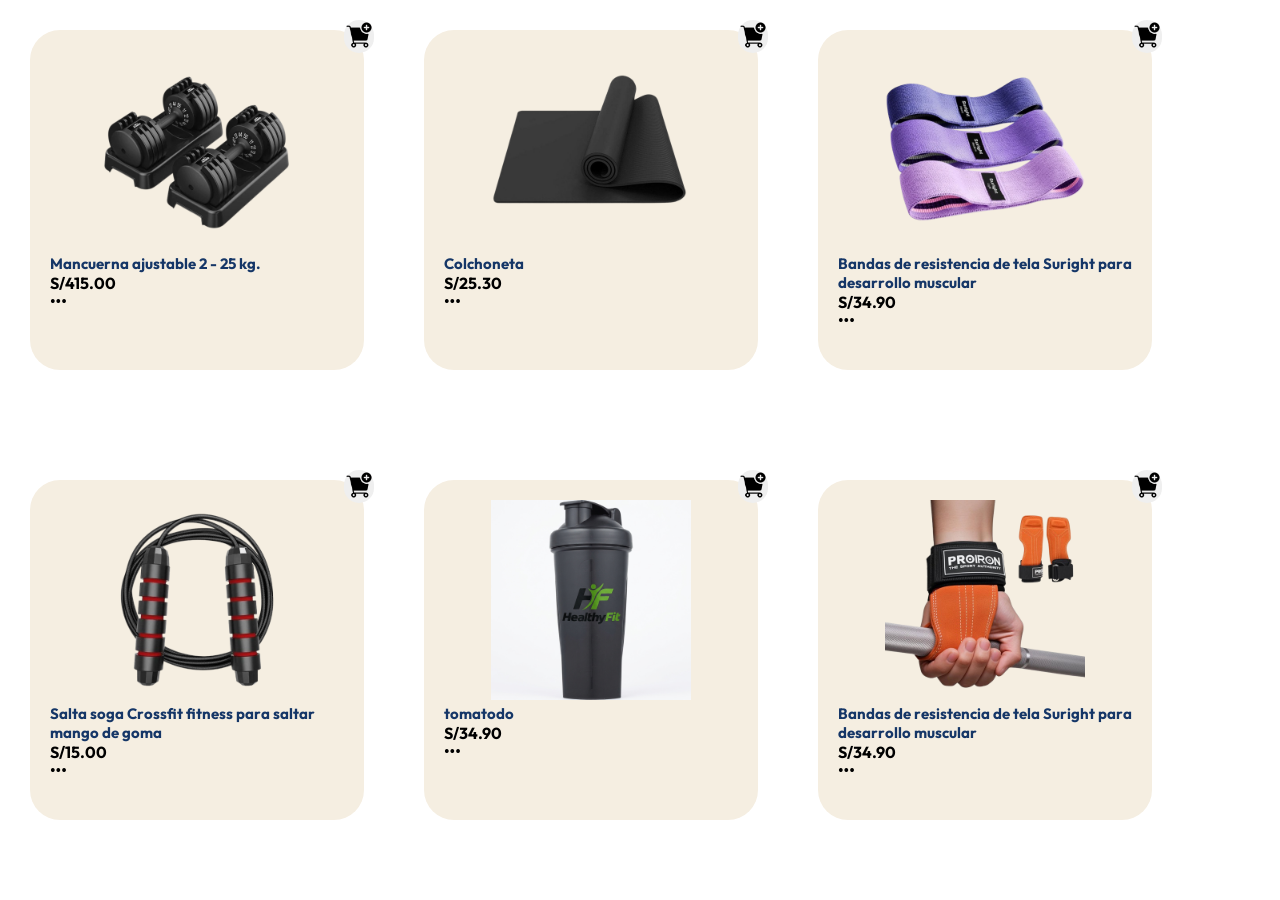
<file: entregable (3) 2/entregable/articulos.html>
<!DOCTYPE html>
<html lang="es">
<head>
    <meta charset="UTF-8">
    <meta name="viewport" content="width=device-width, initial-scale=1.0">
    <title>Artículos</title>
    <link rel="stylesheet" href="estilo/estilos.css">
</head>
</head>
<body>
<div class="articulos">
    <div class="producto">
        <img src="imagenes/articulos/pesas.png" alt="">
        <p>Mancuerna ajustable 2 - 25 kg.</p>
        <p>S/415.00 <span></span> <span></span> </p>
        <p><span id="Acolor_prod1">•</span><span id="Acolor2_prod1">•</span><span id="Acolor3_prod1">•</span></p>
        <button><img src="imagenes/carrito.png" alt=""></button>
    </div>
    <div class="producto">
        <img src="imagenes/articulos/colchoneta.png" alt="">
        <p>Colchoneta</p>
        <p>S/25.30 <span></span> </p>
        <p><span id="Acolor_prod2">•</span><span id="Acolor2_prod2">•</span><span id="Acolor3_prod2">•</span></p>
        <button><img src="imagenes/carrito.png" alt=""></button>
    </div>
    <div class="producto">
        <img src="imagenes/articulos/bandas.png" alt="">
        <p>Bandas de resistencia de tela Suright para desarrollo muscular</p>
        <P>S/34.90 <span></span><span></span></P>
        <p><span id="Acolor_prod3">•</span><span id="Acolor2_prod3">•</span><span id="Acolor3_prod3">•</span></p>
        <button><img src="imagenes/carrito.png" alt=""></button>
    </div>
    <div class="producto">
        <img src="imagenes/articulos/soga.png" alt="">
        <p>Salta soga Crossfit fitness para saltar
         mango de goma</p>
        <P>S/15.00 <span></span><span></span></P>
        <p><span id="Acolor_prod4">•</span><span id="Acolor2_prod4">•</span><span id="Acolor3_prod4">•</span></p>
        <button><img src="imagenes/carrito.png" alt=""></button>
    </div>
    <div class="producto">
        <img src="imagenes/articulos/tomatodo.jpeg" alt="">
        <p>tomatodo</p>
        <P>S/34.90 <span></span><span></span></P>
        <p><span id="Acolor_prod5">•</span><span id="Acolor2_prod5">•</span><span id="Acolor3_prod5">•</span></p>
        <button><img src="imagenes/carrito.png" alt=""></button>
    </div>
    <div class="producto">
        <img src="imagenes/articulos/sujetador.png" alt="">
        <p>Bandas de resistencia de tela Suright para desarrollo muscular</p>
        <P>S/34.90 <span></span><span></span></P>
        <p><span id="Acolor_prod6">•</span><span id="Acolor2_prod6">•</span><span id="Acolor3_prod6">•</span></p>
        <button><img src="imagenes/carrito.png" alt=""></button>
    </div>
</div>
</body>
</html>
</file>
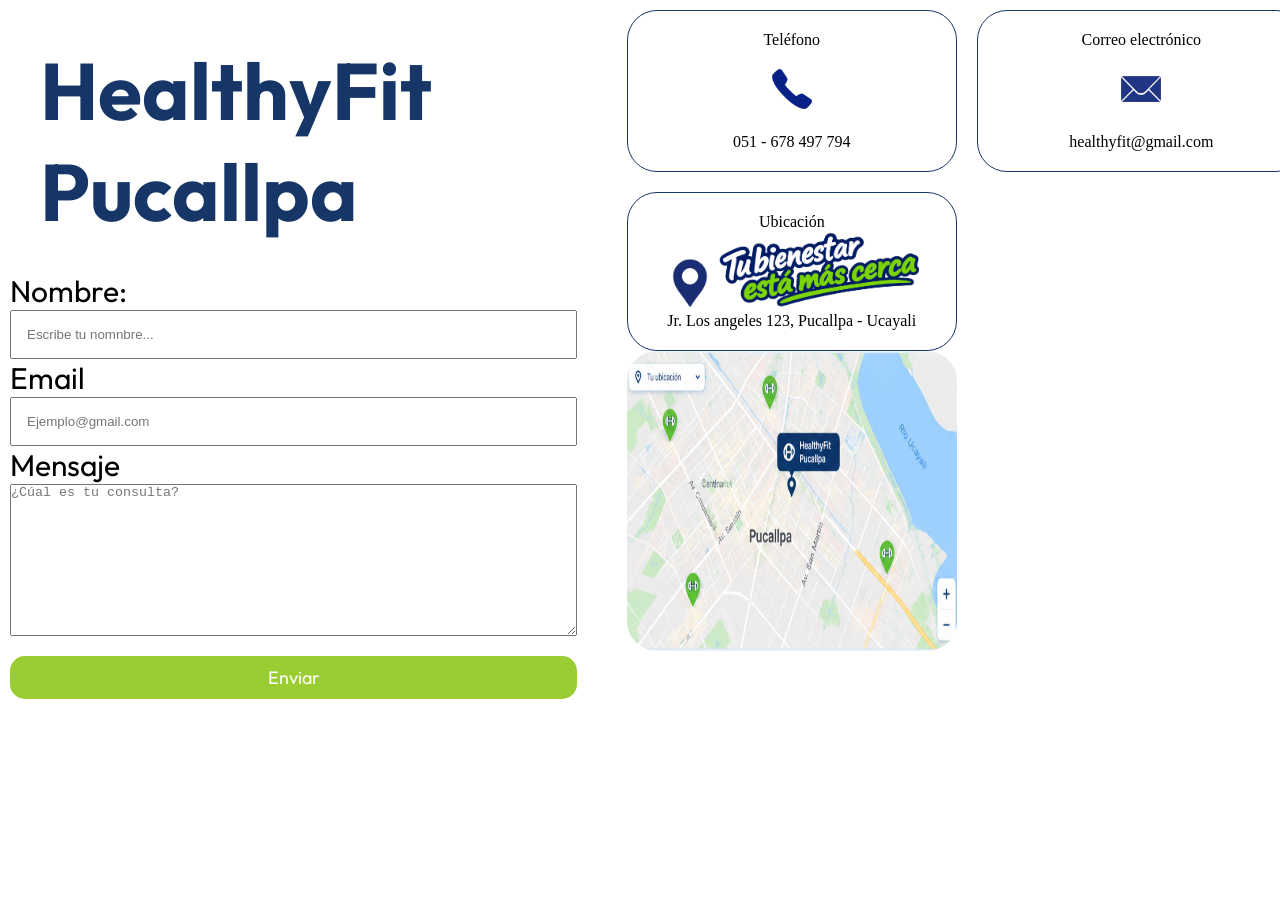
<file: entregable (3) 2/entregable/contacto.html>
<!DOCTYPE html>
<html lang="es">
<head>
    <meta charset="UTF-8">
    <meta name="viewport" content="width=device-width, initial-scale=1.0">
    <title>Contacto</title>
    <link rel="stylesheet" href="estilo/estilos.css">
</head>
<body class="form_cont">
    <div class="formulario">
        <h1>HealthyFit <br> Pucallpa</h1>
        <form action="">
            <label for="nombre">Nombre:</label>
            <input type="text" id="nombre" placeholder="Escribe tu nomnbre...">
            <label for="email">Email</label>
            <input type="email" id="email" placeholder="Ejemplo@gmail.com">
            <label for="mensaje">Mensaje</label>
            <textarea id="mensaje" placeholder="¿Cúal es tu consulta?"></textarea>
            <button>Enviar</button>
        </form>
    </div>
    <div class="informacion">
        <div class="corr-tel">
            <p>Teléfono</p>
            <img src="imagenes/iconos/TELEFONO.png" alt="">
            <p>051 - 678 497 794</p>
        </div>
        <div class="corr-tel">
            <p>Correo electrónico</p>
            <img src="imagenes/iconos/MENSAJE.png" alt="">
            <p>healthyfit@gmail.com</p>
        </div>
        <div>
             <div class="direccion">
            <div class="ubi-cont">
                <p>Ubicación</p>
                <img src="imagenes/iconos/UBI.png" alt="" class="punto-ubi">
                <img src="imagenes/contacto/FRASE.png" alt="">
                <p>Jr. Los angeles 123, Pucallpa - Ucayali</p>
            </div>
           <img src="imagenes/sedes/mapa.jpg" alt="" class="mapa-sede">
        </div>
        </div>
    </div>
</body>
</html>
</file>
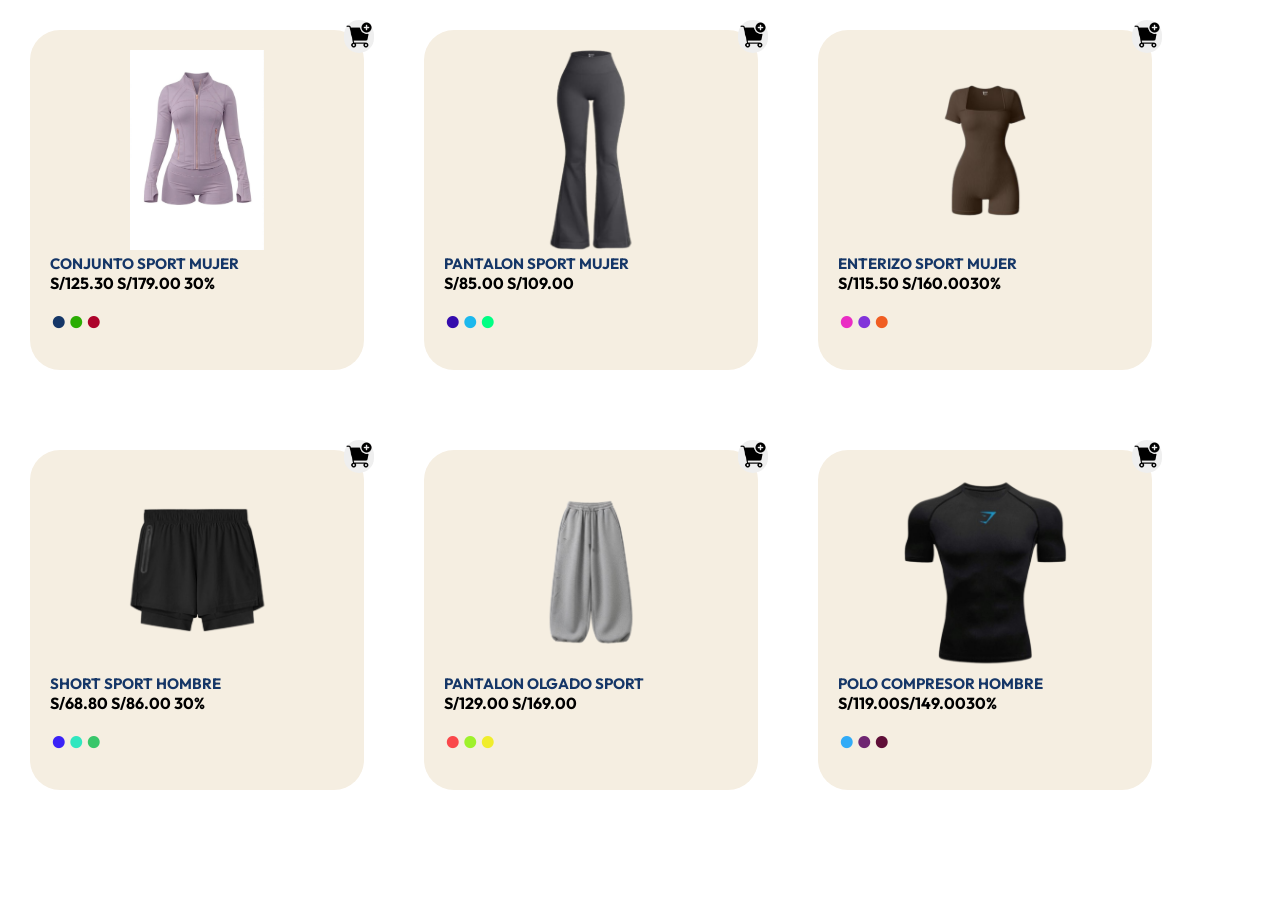
<file: entregable (3) 2/entregable/ropa.html>
<!DOCTYPE html>
<html lang="es">
<head>
    <meta charset="UTF-8">
    <meta name="viewport" content="width=device-width, initial-scale=1.0">
    <title>Ropa</title>
    <link rel="stylesheet" href="estilo/estilos.css">
</head>
</head>
<body>
<div class="mujer">
    <div class="producto">
        <img src="imagenes/ropa/sport_conjunto_mujer.jpg" alt="">
        <p>CONJUNTO SPORT MUJER</p>
        <p>S/125.30 <span>S/179.00</span> <span>30%</span> </p>
        <p><span id="color_prod1">•</span><span id="color2_prod1">•</span><span id="color3_prod1">•</span></p>
        <button><img src="imagenes/carrito.png" alt=""></button>
    </div>
    <div class="producto">
        <img src="imagenes/ropa/pantalon_sport_mujer.png" alt="">
        <p>PANTALON SPORT MUJER</p>
        <p>S/85.00 <span>S/109.00</span> </p>
        <p><span id="color_prod2">•</span><span id="color2_prod2">•</span><span id="color3_prod2">•</span></p>
        <button><img src="imagenes/carrito.png" alt=""></button>
    </div>
    <div class="producto">
        <img src="imagenes/ropa/enterizo_mujer.png" alt="">
        <p>ENTERIZO SPORT MUJER</p>
        <P>S/115.50 <span>S/160.00</span><span>30%</span></P>
        <p><span id="color_prod3">•</span><span id="color2_prod3">•</span><span id="color3_prod3">•</span></p>
        <button><img src="imagenes/carrito.png" alt=""></button>
    </div>

</div>
<div class="hombre">
    <div class="producto">
        <img src="imagenes/ropa/short_hombre.png" alt="">
        <p>SHORT SPORT HOMBRE</p>
        <p>S/68.80 <span>S/86.00</span> <span>30%</span> </p>
        <p><span id="Hcolor_prod1">•</span><span id="Hcolor2_prod1">•</span><span id="Hcolor3_prod1">•</span></p>
        <button><img src="imagenes/carrito.png" alt=""></button>
    </div>
    <div class="producto">
        <img src="imagenes/ropa/pantalon_hombre.png" alt="">
        <p>PANTALON OLGADO SPORT</p>
        <p>S/129.00 <span>S/169.00</span> </p>
        <p><span id="Hcolor_prod2">•</span><span id="Hcolor2_prod2">•</span><span id="Hcolor3_prod2">•</span></p>
        <button><img src="imagenes/carrito.png" alt=""></button>
    </div>
    <div class="producto">
        <img src="imagenes/ropa/polo_hombre.png" alt="">
        <p>POLO COMPRESOR HOMBRE</p>
        <P>S/119.00<span>S/149.00</span><span>30%</span></P>
        <p><span id="Hcolor_prod3">•</span><span id="Hcolor2_prod3">•</span><span id="Hcolor3_prod3">•</span></p>
        <button><img src="imagenes/carrito.png" alt=""></button>
    </div>

</div>
</body>
</html>
</file>
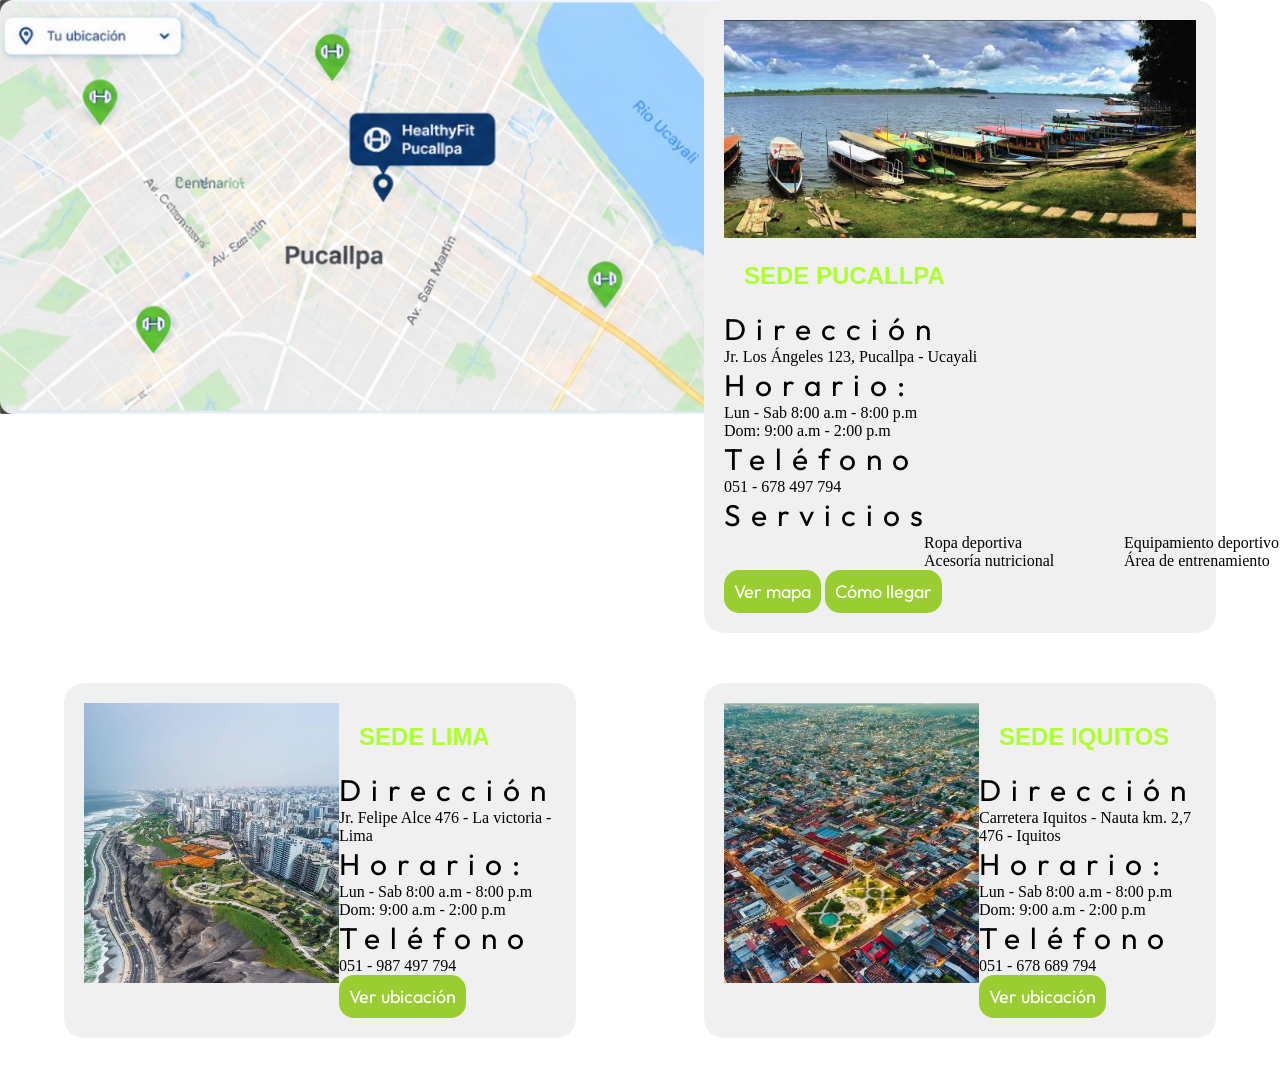
<file: entregable (3) 2/entregable/sedes.html>
<!DOCTYPE html>
<html lang="es">
<head>
    <meta charset="UTF-8">
    <meta name="viewport" content="width=device-width, initial-scale=1.0">
    <title>Sedes</title>
    <link rel="stylesheet" href="estilo/estilos.css">
</head>
<body>
<div class="contenedor-sedes">
    <div class="mapa">
        <img src="imagenes/sedes/mapa.jpg" alt="">
    </div>
    <div class="pucallpa">
        <img src="imagenes/sedes/pucallpa.jpg" alt="">
        <h2>SEDE PUCALLPA</h2>
        <h3>Dirección</h3>
        <p>Jr. Los Ángeles 123, Pucallpa - Ucayali</p>
        <h3> Horario:</h3>
        <p>Lun - Sab 8:00 a.m - 8:00 p.m <br> Dom: 9:00 a.m - 2:00 p.m</p>
        <h3>Teléfono</h3>
        <p>051 - 678 497 794</p>
        <h3>Servicios</h3>
        <div class="lista-servicios">
            <span>Ropa deportiva</span>
            <span>Equipamiento deportivo</span>
            <span>Acesoría nutricional</span>
            <span>Área de entrenamiento</span>
        </div>
        <div class="botones-sedes">
            <button>Ver mapa</button>
            <button>Cómo llegar</button>
        </div>
    </div>
    <div class="lima">
        <img src="imagenes/sedes/lima.jpg" alt="">
        <div class="info-sedes">
             <h2>SEDE LIMA</h2>
             <h3>Dirección</h3>
             <p>Jr. Felipe Alce 476 - La victoria - Lima</p>
             <h3> Horario:</h3>
             <p>Lun - Sab 8:00 a.m - 8:00 p.m <br> Dom: 9:00 a.m - 2:00 p.m</p>
             <h3>Teléfono</h3>
             <p>051 - 987 497 794</p>
             <button>Ver ubicación</button>
        </div>
    </div>
    <div class="iquitos">
        <img src="imagenes/sedes/iquitos.jpg" alt="">
        <div class="info-sedes">
             <h2>SEDE IQUITOS</h2>
             <h3>Dirección</h3>
             <p>Carretera Iquitos - Nauta km. 2,7 476 - Iquitos</p>
             <h3> Horario:</h3>
             <p>Lun - Sab 8:00 a.m - 8:00 p.m <br> Dom: 9:00 a.m - 2:00 p.m</p>
             <h3>Teléfono</h3>
             <p>051 - 678 689 794</p>
             <button>Ver ubicación</button>
        </div>
    </div>

</div>
</body>
</html>
</file>
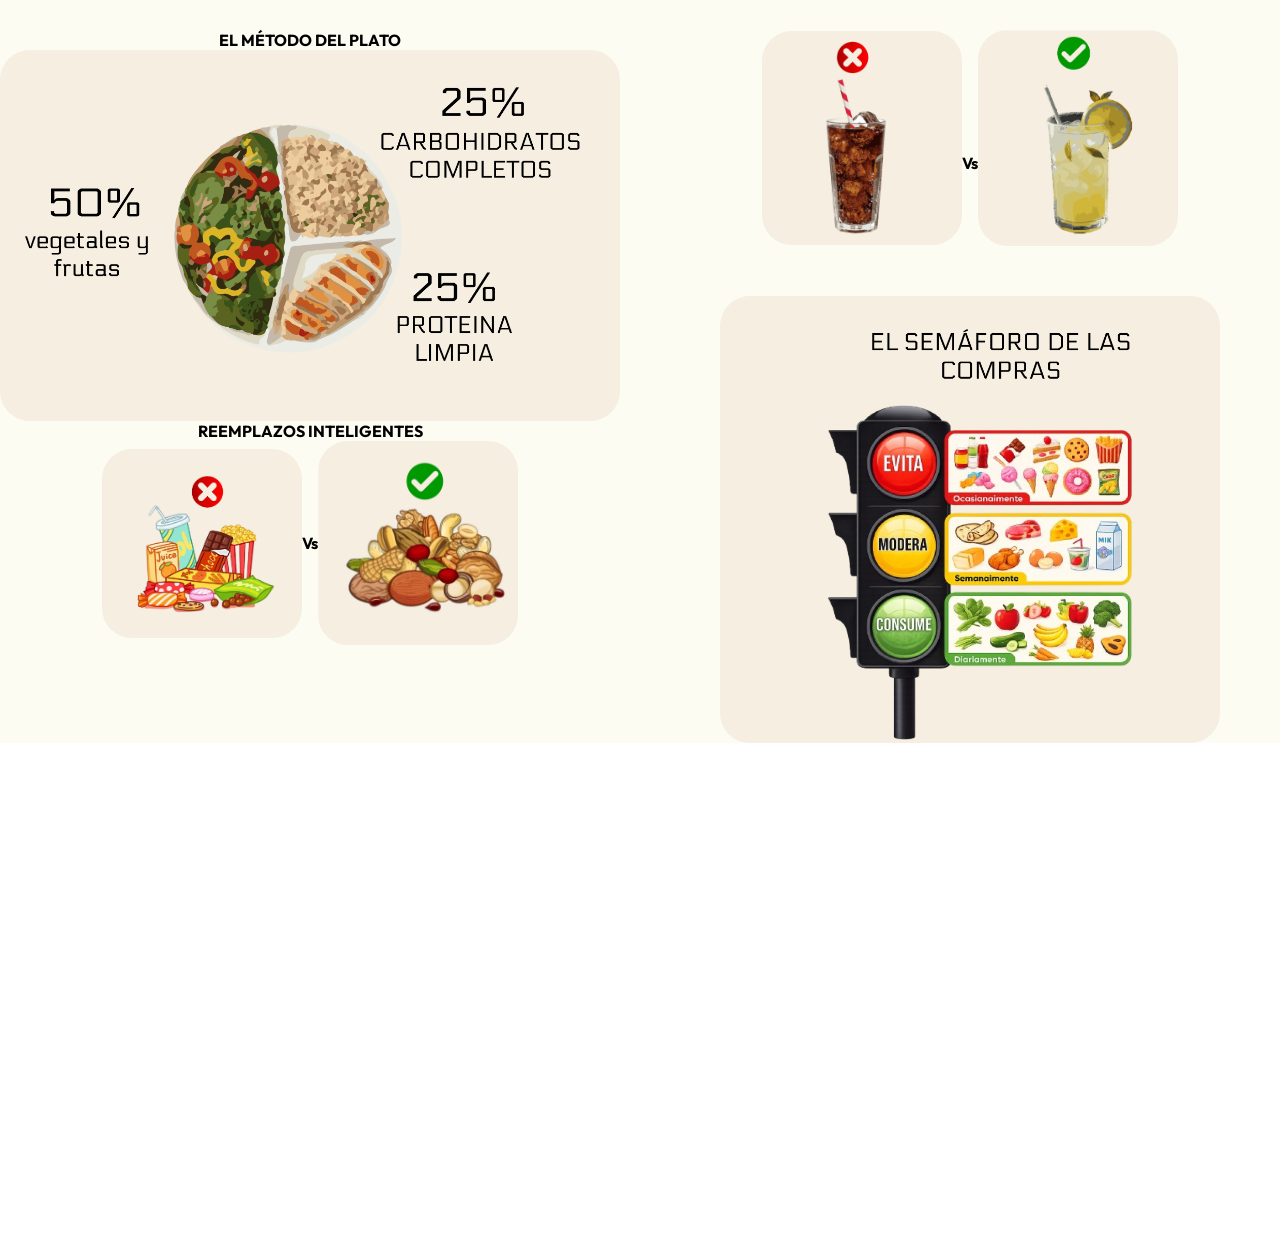
<file: entregable (3) 2/entregable/tips.html>
<!DOCTYPE html>
<html lang="es">
<head>
    <meta charset="UTF-8">
    <meta name="viewport" content="width=device-width, initial-scale=1.0">
    <title>Tips</title>
    <link rel="stylesheet" href="estilo/estilos.css">
</head>
<body>
<div class="cont_tips">
    <section class="metodo">
        <p>EL MÉTODO DEL PLATO</p>
        <div>
            <img src="imagenes/tips/metodo.png" alt="Método del plato">
        </div>
        <p>REEMPLAZOS INTELIGENTES</p>
        <div>
            <img src="imagenes/tips/chatarra2.png" alt="Chatarra">
            <p>Vs</p>
            <img src="imagenes/tips/natural2.png" alt="Natural">
        </div>
    </section>
    <section>
        <div>
            <img src="imagenes/tips/coca2.png" alt="Coca-Cola">
            <p>Vs</p>
            <img src="imagenes/tips/limonada2.png" alt="Natural">
        </div>
        <div>
            <img src="imagenes/tips/semaforo2.png" alt="Semaforo">
        </div>

    </section>
</div>
</body>
</html>
</file>
<file: entregable (3) 2/entregable/estilo/estilos.css>
@import url('https://fonts.googleapis.com/css2?family=Outfit:wght@100..900&display=swap');

*{
  margin: 0;
  padding: 0;
}

/*Aqui personalizo index, menu de navegacion*/

.pagina{
    width: 100%;
}
nav{
    background-color: #153667;
    width: 100%;
    min-height: 100px;
    border-radius: 20px 20px 0px 0px;
    display: flex;
    align-items: center;
}
nav img{
    width: 65px;
}
.enlaces-menu{
  display: flex;
  align-items: center;
  gap: 30px;
  position: absolute;
  left: 50%;
  transform: translateX(-50%);
}
.enlaces-menu a{
    color: white;
    text-decoration: none;
    font-family: "Outfit", sans-serif;   
    
}
.enlaces-menu a:hover{
    color: darkgrey;
}
nav button{
    margin-left: 80%;
    background-color: rgb(165, 243, 87);
    color: white;
    padding: 10px;
    border-radius: 15px;
    border: none;
    cursor: pointer;
}
nav button:hover{
    background-color: rgb(178, 255, 171);
}
iframe{
    width: 100%;
    min-height: 100vh;
    border: none;
}

/*==========================================
AQUI PERSONALIZO INICIO
============================================*/
.portada{
    min-height: calc(102vh);
  background-image: url("../Imagenes/portada.jpg");
  background-size: cover;
  background-position: center;
  padding: 20px;
}
.logo_portada{
    position: absolute;
    width: 150px;
    left: 80%;
}
.texto-portada{
    color: white;
    font-family: "Outfit", sans-serif;
    font-size: 30px;
    padding: 20px;
}
h1{
    font-family: "Outfit", sans-serif;
    color: white;
    font-size: 60pt;
    padding: 20px;
}
h2{
    color: greenyellow;
    font-size: 80px;
    font-family: "Outfit", sans-serif;
    padding: 20px;
}
.linea-verde1{
    color: greenyellow;
}
.descripcion{
    color: white;
    font-family: "Outfit", sans-serif;
    font-size: 25px;
    padding: 20px;
}

.boton-principal{
    background-color: yellowgreen;
    padding: 15px 35px;
    border-radius: 30px;
    border: none;
    color: white;
}
.boton-principal:hover{
     background-color: rgb(178, 255, 171);
}
.productos-destacados{
    background-color: rgba(255, 255, 255, 0.65);
    width: 60%;
    border-radius: 30px;
    padding: 20px;
}
.encabezado-productos{
    display: flex;
    justify-content: space-between;
    font-family: "Outfit", sans-serif;
}
.linea-verde2{
    color: greenyellow;
}
.ver-todo{
    color: black;
    text-decoration: none;
}
.ver-todo:hover{
    color: white;
}
h3{
    font-family: "Outfit", sans-serif;
    font-size: 30px;
    font-weight: 400;
    letter-spacing: 10px;
}
.productos-tarjetas{
    display: flex;
    justify-content: space-around;
    gap: 25px;
}
.tarjetas{
    background-color: #f6f0e5;
    width: 180px;
    padding: 10px;
    border-radius: 25px;
}
.tarjetas:hover{
    background-color: rgb(75, 75, 75);
    cursor: pointer;
}
.tarjetas img{
    width: 100%;
}
/*==========================================
AQUI PERSONALIZO FOOTER
============================================*/
footer{
  width: 100%;
  min-height: 100px;
  background-color: #153667;
  color: white;
  font-family: "Outfit", sans-serif; 
  display: flex;
  align-items: center;
  justify-content: center;
}
/*==========================================

AQUI PERSONALIZO SECCIÓN DE ROPA

============================================*/
.mujer,
.hombre,
.articulos{
  width: 90%;
  display: grid;
  grid-template-columns: repeat(3, 2fr);
  gap: 30px;
}
.producto{
  position: relative;
  height: 300px;
  background-color: #f5eee1;
  margin-bottom: 50px;
  border-radius: 30px;
  padding: 20px;
  margin-top: 30px;
  margin-left: 30px;
}
.producto:hover{
  background-color: #777;
}
.producto img{
  width: 100%;
  height: 200px;
  object-fit: contain;
}
.producto p:nth-of-type(1){
  color: #153667;
  font-family: "Outfit", sans-serif;
  font-weight: bold;
  font-size: 15px;
}
.producto p:nth-of-type(2){
  color: black;
  font-weight: bold;
  font-family: "Outfit", sans-serif;
}
.pr-ant{
  color: #888;
  text-decoration: line-through;
  font-weight: lighter;
  margin-left: 10px;
  font-size: 10px;
}
.desc{
  color: crimson;
  margin-left: 10px;
  font-size: medium;
  background-color: #ffd2f1;
}
.producto button img{
  width: 30px;
  height: 30px;
}
.producto button{
  position: absolute;
  top: -10px;
  right: -10px;
  border-radius: 50px;
  border: none;
}
.producto button:hover{
  background-color: #777;
}
.seccion{
  font-size: x-large;
  font-family: "Outfit", sans-serif;
  margin-top: 30px;
  margin-left: 60px;
}
#color_prod1{

  color: #153667;

  font-size: 50px;

}

#color2_prod1{

  color: #2bad03;

  font-size: 50px;

}

#color3_prod1{

  color: #ad032b;

  font-size: 50px;

}

#color_prod2{

  color: #350cad;

  font-size: 50px;

}

#color2_prod2{

  color: #1cb8ed;

  font-size: 50px;

}

#color3_prod2{

  color: #00ff84;

  font-size: 50px;

}

#color_prod3{

  color: #ea2cc4;

  font-size: 50px;

}

#color2_prod3{

  color: #8134da;

  font-size: 50px;

}

#color3_prod3{

  color: #f05d22;

  font-size: 50px;

}

#Hcolor_prod1{

  color: #3b22f7;

  font-size: 50px;

}

#Hcolor2_prod1{

  color: #30e7bf;

  font-size: 50px;

}

#Hcolor3_prod1{

  color: #38c66a;

  font-size: 50px;

}

#Hcolor_prod2{

  color: #fa484b;

  font-size: 50px;

}

#Hcolor2_prod2{

  color: #9ef12b;

  font-size: 50px;

}

#Hcolor3_prod2{

  color: #f0ed2c;

  font-size: 50px;

}

#Hcolor_prod3{

  color: #31abf7;

  font-size: 50px;

}

#Hcolor2_prod3{

  color: #6f2672;

  font-size: 50px;

}

#Hcolor3_prod3{

  color: #5f0e37;

  font-size: 50px;

}
/*==========================================
AQUI PERSONALIZO ARTÍCULOS
============================================*/
/*==========================================
AQUI PERSONALIZO TIPS 
============================================*/

.cont_tips{
  background-color: #FCFCF3;
  width:w 100%;
  display: grid;
  grid-template-columns: 1fr 1fr;
  gap: 40px;
  font-family: "Outfit", sans-serif;
  margin-bottom: 500px;
}
.cont_tips img{
  max-width: 100%;
  height: auto;
  border-radius: 30px;
}
.metodo div:nth-of-type(2) img{
  max-width: 200px;
}
.cont_tips section div{
  display: flex;
  flex-direction: row; 
  justify-content: center;
  align-items: center;
}
.cont_tips section:nth-child(2) div:first-child img{
  max-width: 200px;
  margin-bottom: 50px;
}
.cont_tips section:nth-child(2) div:last-child img{
  max-width: 500px;
}
.cont_tips section{
  text-align: center;
  font-weight: bolder;
  margin-top: 30px;
}
/*==========================================
AQUI PERSONALIZO SEDES
============================================*/
.contenedor-sedes{
  width: 100%;
  display: grid;
  grid-template-columns: 1fr 1fr;
}
.mapa img{
  width: 120%;
  height: auto;
}
.pucallpa,
.lima,
.iquitos{
  background-color:  #f0f0f0;
  margin-left: 10%;
  padding: 20px;
  margin-bottom: 50px;
  margin-right: 10%;
  border-radius: 20px;
}
.pucallpa img,
.lima img,
.iquitos img{
  width: 100%;
}
.lima,
.iquitos{
  display: flex;
}
.lima img,
.iquitos img{
  max-height: 280px;
}
.pucallpa img{
  width: 100%;
  object-fit: cover;
}
.pucallpa h2,
.lima h2,
.iquitos h2{
  font-size: 24px;
  font-family: Arial, Helvetica, sans-serif;
}
.lista-servicios{
 margin-left: 200px;
 display: grid;
 grid-template-columns: 200px 200px; 
}
.contenedor-sedes button{
  background-color: yellowgreen;
  border-radius: 15px;
  border: none;
  padding: 10px;
  color: white;
  font-size: 18px;
  font-family: "Outfit", sans-serif;
  cursor: pointer;
}
.contenedor-sedes button:hover{
  background-color: #d3ffb9;
  transform: scale(1.05);
}
.lima .info-sede,
.iquitos .info-sede{
flex: 1;
padding: 30px;
}
/*==========================================
AQUI PERSONALIZO CONTACTO
============================================*/
.form_cont{
  display: grid;
  grid-template-columns: 45% 55%;
  gap: 50px;
  margin: 10px;
}
.formulario{
  width: 100%;
}
.formulario h1{
  color: #153667;
  margin: 10px;
}
.formulario form{
  display: flex;
  flex-direction: column;
}
.formulario label{
  font-size: 30px;
  font-family: "Outfit", sans-serif;
}
.formulario form > input{
  padding: 15px;
}
.formulario form > textarea{
  height: 150px;
}
.formulario button{
  border: none;
  background-color: yellowgreen;
  border-radius: 15px;
  border: none;
  padding: 10px;
  color: white;
  font-size: 18px;
  font-family: "Outfit", sans-serif;
  cursor: pointer;
  margin-top: 20px;
}
.formulario button:hover{
  background-color: #d3ffb9;
  transform: scale(1.05);
}
.informacion{
  display: grid;
  grid-template-columns: 1fr 1fr;
  width: 98%;
  gap: 20px;
  height: 200px;
}
.corr-tel{
  text-align: center;
  border: 1px solid #153667;
  border-radius: 30px;
  padding: 20px;
}
.corr-tel img{
  width: 80px;
}
.direccion{
  grid-column: 2;
  grid-row: 2;
  text-align: center;
}
.ubi-cont{
  border: 1px solid #153667;
  border-radius: 30px;
  padding: 20px;
}
.ubi-cont img{
  width: 200px;
}
.punto-ubi{
  max-width: 50px;
}
.mapa-sede{
  width: 100%;
  height: 300px;
  border-radius: 30px;
}
</file>
